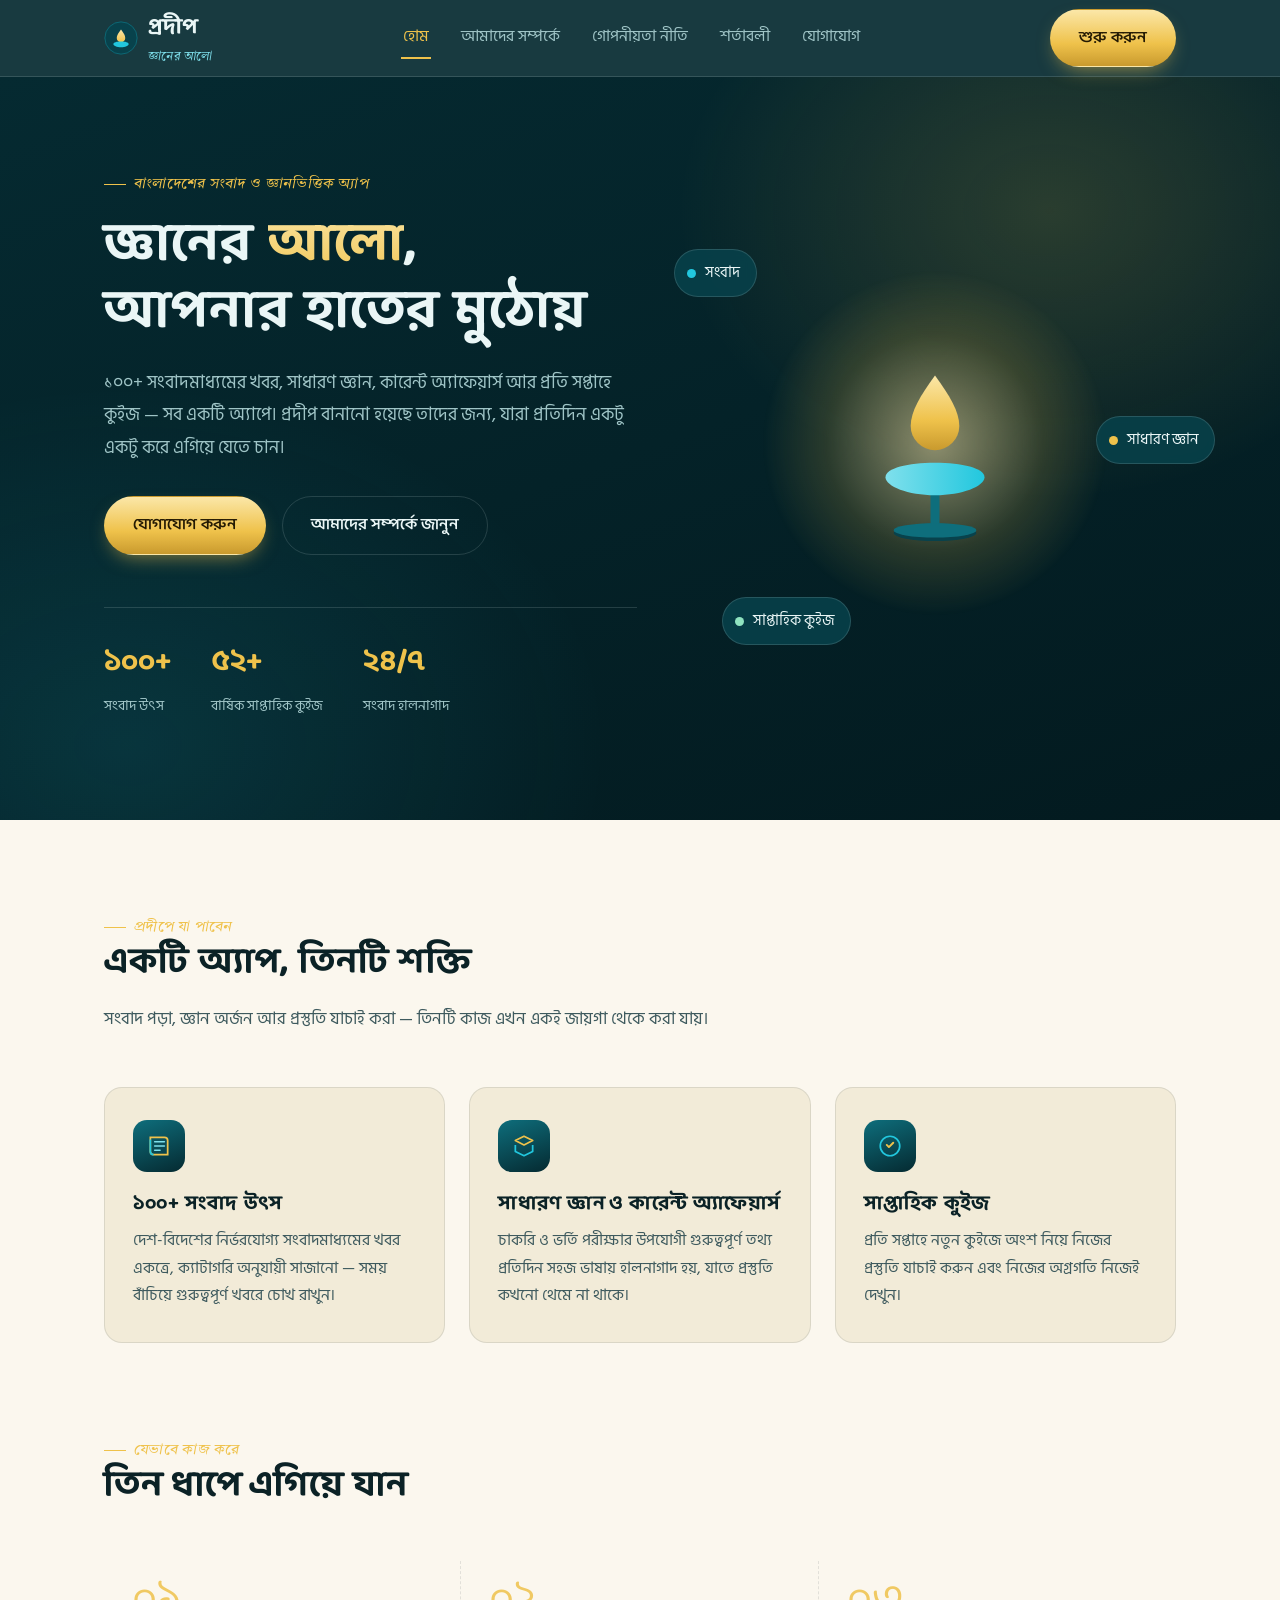
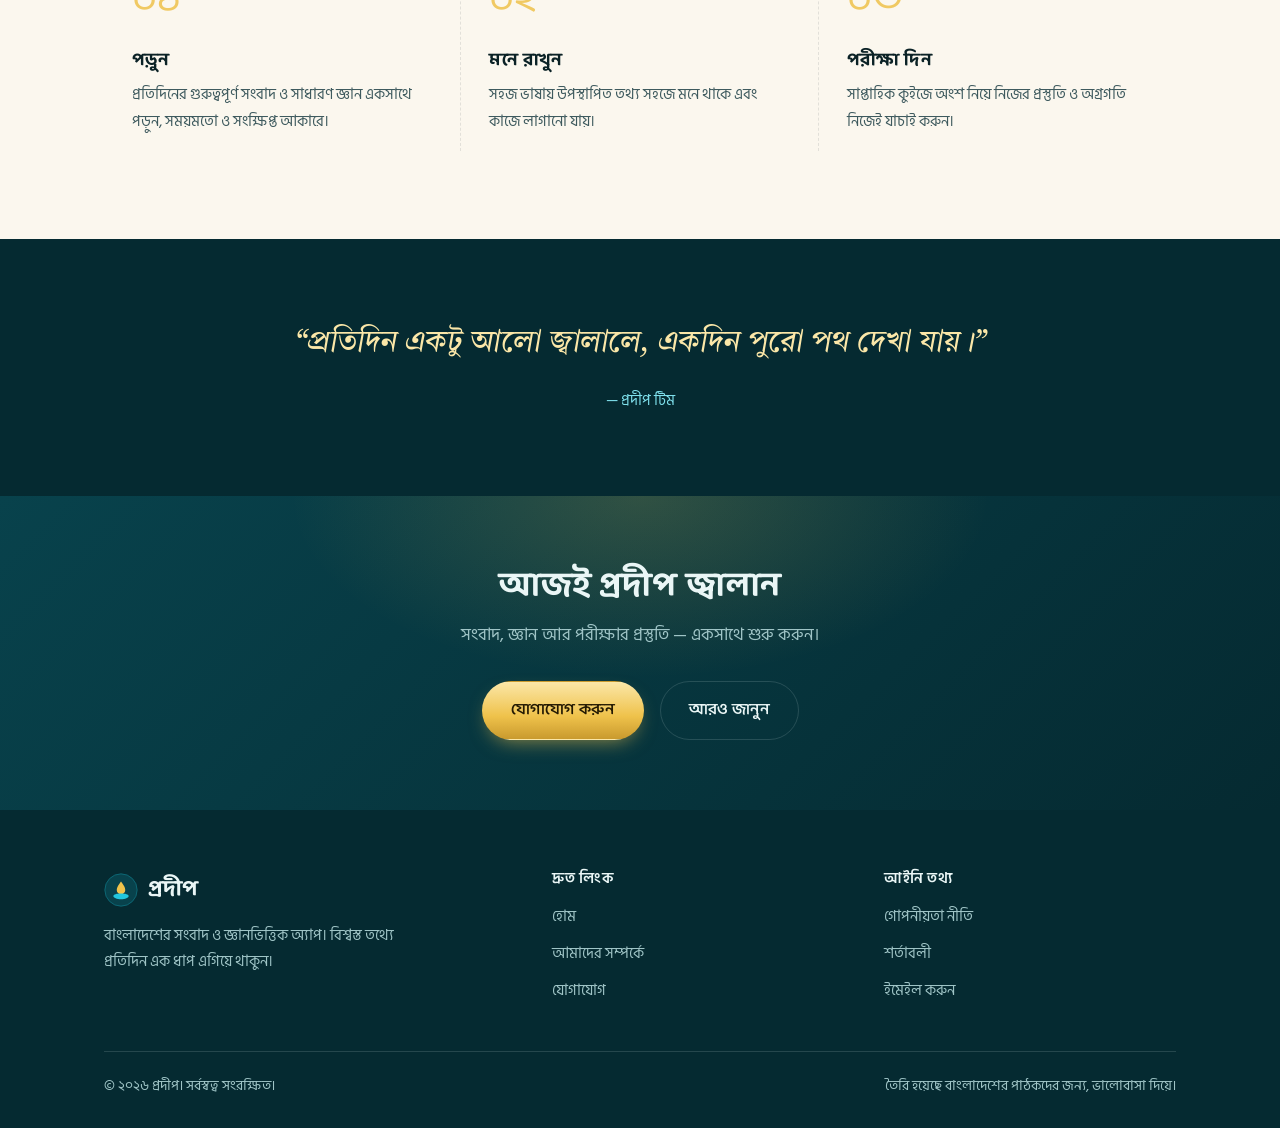
<file: index.html>
<!DOCTYPE html>
<html lang="bn">
<head>
<meta charset="UTF-8">
<meta name="viewport" content="width=device-width, initial-scale=1.0">
<title>প্রদীপ — সংবাদ ও জ্ঞানের আলো</title>
<meta name="description" content="প্রদীপ — ১০০+ সংবাদ উৎস, সাধারণ জ্ঞান, কারেন্ট অ্যাফেয়ার্স এবং সাপ্তাহিক কুইজ, সব একটি অ্যাপে।">
<link rel="preconnect" href="https://fonts.googleapis.com">
<link rel="preconnect" href="https://fonts.gstatic.com" crossorigin>
<link href="https://fonts.googleapis.com/css2?family=Baloo+Da+2:wght@500;600;700;800&family=Hind+Siliguri:wght@300;400;500;600;700&family=Tiro+Bangla:ital@0;1&display=swap" rel="stylesheet">
<link rel="stylesheet" href="styles.css">
</head>
<body>

<header class="site-header">
  <div class="container">
    <a href="index.html" class="logo">
      <svg class="lamp-mark" viewBox="0 0 40 40" xmlns="http://www.w3.org/2000/svg">
        <defs>
          <linearGradient id="flameGrad" x1="0" y1="0" x2="0" y2="1">
            <stop offset="0%" stop-color="#FBE7A8"/>
            <stop offset="100%" stop-color="#EFC24B"/>
          </linearGradient>
        </defs>
        <circle cx="20" cy="20" r="19" fill="#08424C" stroke="#0E6E7C"/>
        <path d="M20 10c3 4 5 7 5 10a5 5 0 1 1-10 0c0-3 2-6 5-10z" fill="url(#flameGrad)"/>
        <path d="M11 27c0-2 4-3 9-3s9 1 9 3-4 4-9 4-9-2-9-4z" fill="#22C7DE"/>
      </svg>
      <span>প্রদীপ<span class="brand-sub">জ্ঞানের আলো</span></span>
    </a>
    <button class="nav-toggle" aria-label="মেনু খুলুন" onclick="document.querySelector('.main-nav').classList.toggle('open')">
      <span></span><span></span><span></span>
    </button>
    <nav class="main-nav">
      <a href="index.html" class="active">হোম</a>
      <a href="about.html">আমাদের সম্পর্কে</a>
      <a href="privacy.html">গোপনীয়তা নীতি</a>
      <a href="terms.html">শর্তাবলী</a>
      <a href="contact.html">যোগাযোগ</a>
    </nav>
    <div class="header-actions">
      <a href="contact.html" class="btn btn-gold">শুরু করুন</a>
    </div>
  </div>
</header>

<section class="hero">
  <div class="container hero-grid">
    <div>
      <span class="eyebrow">বাংলাদেশের সংবাদ ও জ্ঞানভিত্তিক অ্যাপ</span>
      <h1>জ্ঞানের <em>আলো</em>,<br>আপনার হাতের মুঠোয়</h1>
      <p class="lead">১০০+ সংবাদমাধ্যমের খবর, সাধারণ জ্ঞান, কারেন্ট অ্যাফেয়ার্স আর প্রতি সপ্তাহে কুইজ — সব একটি অ্যাপে। প্রদীপ বানানো হয়েছে তাদের জন্য, যারা প্রতিদিন একটু একটু করে এগিয়ে যেতে চান।</p>
      <div class="hero-cta">
        <a href="contact.html" class="btn btn-gold">যোগাযোগ করুন</a>
        <a href="about.html" class="btn btn-outline">আমাদের সম্পর্কে জানুন</a>
      </div>
      <div class="stat-row">
        <div class="stat"><b>১০০+</b><span>সংবাদ উৎস</span></div>
        <div class="stat"><b>৫২+</b><span>বার্ষিক সাপ্তাহিক কুইজ</span></div>
        <div class="stat"><b>২৪/৭</b><span>সংবাদ হালনাগাদ</span></div>
      </div>
    </div>

    <div class="lamp-stage">
      <div class="lamp-glow"></div>
      <svg class="lamp-illustration" viewBox="0 0 200 260" xmlns="http://www.w3.org/2000/svg">
        <defs>
          <linearGradient id="flameGradBig" x1="0" y1="0" x2="0" y2="1">
            <stop offset="0%" stop-color="#FBE7A8"/>
            <stop offset="60%" stop-color="#EFC24B"/>
            <stop offset="100%" stop-color="#C99A2E"/>
          </linearGradient>
          <linearGradient id="bowlGrad" x1="0" y1="0" x2="1" y2="0">
            <stop offset="0%" stop-color="#7FE0EC"/>
            <stop offset="100%" stop-color="#22C7DE"/>
          </linearGradient>
        </defs>
        <rect x="95" y="170" width="10" height="55" rx="3" fill="#0E6E7C"/>
        <ellipse cx="100" cy="230" rx="46" ry="9" fill="#08424C"/>
        <ellipse cx="100" cy="227" rx="46" ry="8" fill="#0E6E7C"/>
        <path d="M45 168c0-10 25-16 55-16s55 6 55 16-25 20-55 20-55-10-55-20z" fill="url(#bowlGrad)"/>
        <path d="M100 55c16 22 27 40 27 56a27 27 0 1 1-54 0c0-16 11-34 27-56z" fill="url(#flameGradBig)"/>
      </svg>
      <div class="badge badge-news"><span class="dot"></span>সংবাদ</div>
      <div class="badge badge-gk"><span class="dot"></span>সাধারণ জ্ঞান</div>
      <div class="badge badge-quiz"><span class="dot"></span>সাপ্তাহিক কুইজ</div>
    </div>
  </div>
</section>

<section class="section">
  <div class="container">
    <div class="section-head">
      <span class="eyebrow">প্রদীপে যা পাবেন</span>
      <h2>একটি অ্যাপ, তিনটি শক্তি</h2>
      <p>সংবাদ পড়া, জ্ঞান অর্জন আর প্রস্তুতি যাচাই করা — তিনটি কাজ এখন একই জায়গা থেকে করা যায়।</p>
    </div>
    <div class="cards-3">
      <div class="feature-card">
        <div class="feature-icon">
          <svg width="26" height="26" viewBox="0 0 24 24" fill="none"><path d="M4 4h13a3 3 0 0 1 3 3v13H7a3 3 0 0 1-3-3V4z" stroke="#EFC24B" stroke-width="1.6"/><path d="M7 20a3 3 0 0 1-3-3V6" stroke="#22C7DE" stroke-width="1.6"/><path d="M8 8h9M8 12h9M8 16h5" stroke="#7FE0EC" stroke-width="1.4" stroke-linecap="round"/></svg>
        </div>
        <h3>১০০+ সংবাদ উৎস</h3>
        <p>দেশ-বিদেশের নির্ভরযোগ্য সংবাদমাধ্যমের খবর একত্রে, ক্যাটাগরি অনুযায়ী সাজানো — সময় বাঁচিয়ে গুরুত্বপূর্ণ খবরে চোখ রাখুন।</p>
      </div>
      <div class="feature-card">
        <div class="feature-icon">
          <svg width="26" height="26" viewBox="0 0 24 24" fill="none"><path d="M12 3l8 4-8 4-8-4 8-4z" stroke="#EFC24B" stroke-width="1.6" stroke-linejoin="round"/><path d="M4 11v6l8 4 8-4v-6" stroke="#22C7DE" stroke-width="1.6" stroke-linejoin="round"/></svg>
        </div>
        <h3>সাধারণ জ্ঞান ও কারেন্ট অ্যাফেয়ার্স</h3>
        <p>চাকরি ও ভর্তি পরীক্ষার উপযোগী গুরুত্বপূর্ণ তথ্য প্রতিদিন সহজ ভাষায় হালনাগাদ হয়, যাতে প্রস্তুতি কখনো থেমে না থাকে।</p>
      </div>
      <div class="feature-card">
        <div class="feature-icon">
          <svg width="26" height="26" viewBox="0 0 24 24" fill="none"><path d="M9 11l2 2 4-4" stroke="#EFC24B" stroke-width="1.8" stroke-linecap="round" stroke-linejoin="round"/><circle cx="12" cy="12" r="9" stroke="#22C7DE" stroke-width="1.6"/></svg>
        </div>
        <h3>সাপ্তাহিক কুইজ</h3>
        <p>প্রতি সপ্তাহে নতুন কুইজে অংশ নিয়ে নিজের প্রস্তুতি যাচাই করুন এবং নিজের অগ্রগতি নিজেই দেখুন।</p>
      </div>
    </div>
  </div>
</section>

<section class="section" style="padding-top:0;">
  <div class="container">
    <div class="section-head">
      <span class="eyebrow">যেভাবে কাজ করে</span>
      <h2>তিন ধাপে এগিয়ে যান</h2>
    </div>
    <div class="steps">
      <div class="step">
        <span class="num">০১</span>
        <h4>পড়ুন</h4>
        <p>প্রতিদিনের গুরুত্বপূর্ণ সংবাদ ও সাধারণ জ্ঞান একসাথে পড়ুন, সময়মতো ও সংক্ষিপ্ত আকারে।</p>
      </div>
      <div class="step">
        <span class="num">০২</span>
        <h4>মনে রাখুন</h4>
        <p>সহজ ভাষায় উপস্থাপিত তথ্য সহজে মনে থাকে এবং কাজে লাগানো যায়।</p>
      </div>
      <div class="step">
        <span class="num">০৩</span>
        <h4>পরীক্ষা দিন</h4>
        <p>সাপ্তাহিক কুইজে অংশ নিয়ে নিজের প্রস্তুতি ও অগ্রগতি নিজেই যাচাই করুন।</p>
      </div>
    </div>
  </div>
</section>

<section class="quote-band">
  <div class="container">
    <blockquote>“প্রতিদিন একটু আলো জ্বালালে, একদিন পুরো পথ দেখা যায়।”</blockquote>
    <cite>— প্রদীপ টিম</cite>
  </div>
</section>

<section class="cta-band">
  <div class="container">
    <h2>আজই প্রদীপ জ্বালান</h2>
    <p>সংবাদ, জ্ঞান আর পরীক্ষার প্রস্তুতি — একসাথে শুরু করুন।</p>
    <div class="hero-cta">
      <a href="contact.html" class="btn btn-gold">যোগাযোগ করুন</a>
      <a href="about.html" class="btn btn-outline">আরও জানুন</a>
    </div>
  </div>
</section>

<footer class="site-footer">
  <div class="container">
    <div class="footer-grid">
      <div class="footer-brand">
        <a href="index.html" class="logo">
          <svg class="lamp-mark" viewBox="0 0 40 40" xmlns="http://www.w3.org/2000/svg">
            <circle cx="20" cy="20" r="19" fill="#08424C" stroke="#0E6E7C"/>
            <path d="M20 10c3 4 5 7 5 10a5 5 0 1 1-10 0c0-3 2-6 5-10z" fill="#EFC24B"/>
            <path d="M11 27c0-2 4-3 9-3s9 1 9 3-4 4-9 4-9-2-9-4z" fill="#22C7DE"/>
          </svg>
          <span>প্রদীপ</span>
        </a>
        <p>বাংলাদেশের সংবাদ ও জ্ঞানভিত্তিক অ্যাপ। বিশ্বস্ত তথ্যে প্রতিদিন এক ধাপ এগিয়ে থাকুন।</p>
      </div>
      <div class="footer-col">
        <h4>দ্রুত লিংক</h4>
        <a href="index.html">হোম</a>
        <a href="about.html">আমাদের সম্পর্কে</a>
        <a href="contact.html">যোগাযোগ</a>
      </div>
      <div class="footer-col">
        <h4>আইনি তথ্য</h4>
        <a href="privacy.html">গোপনীয়তা নীতি</a>
        <a href="terms.html">শর্তাবলী</a>
        <a href="mailto:eventappbangladesh@email.com">ইমেইল করুন</a>
      </div>
    </div>
    <div class="footer-bottom">
      <span>© ২০২৬ প্রদীপ। সর্বস্বত্ব সংরক্ষিত।</span>
      <span>তৈরি হয়েছে বাংলাদেশের পাঠকদের জন্য, ভালোবাসা দিয়ে।</span>
    </div>
  </div>
</footer>

</body>
</html>
</file>
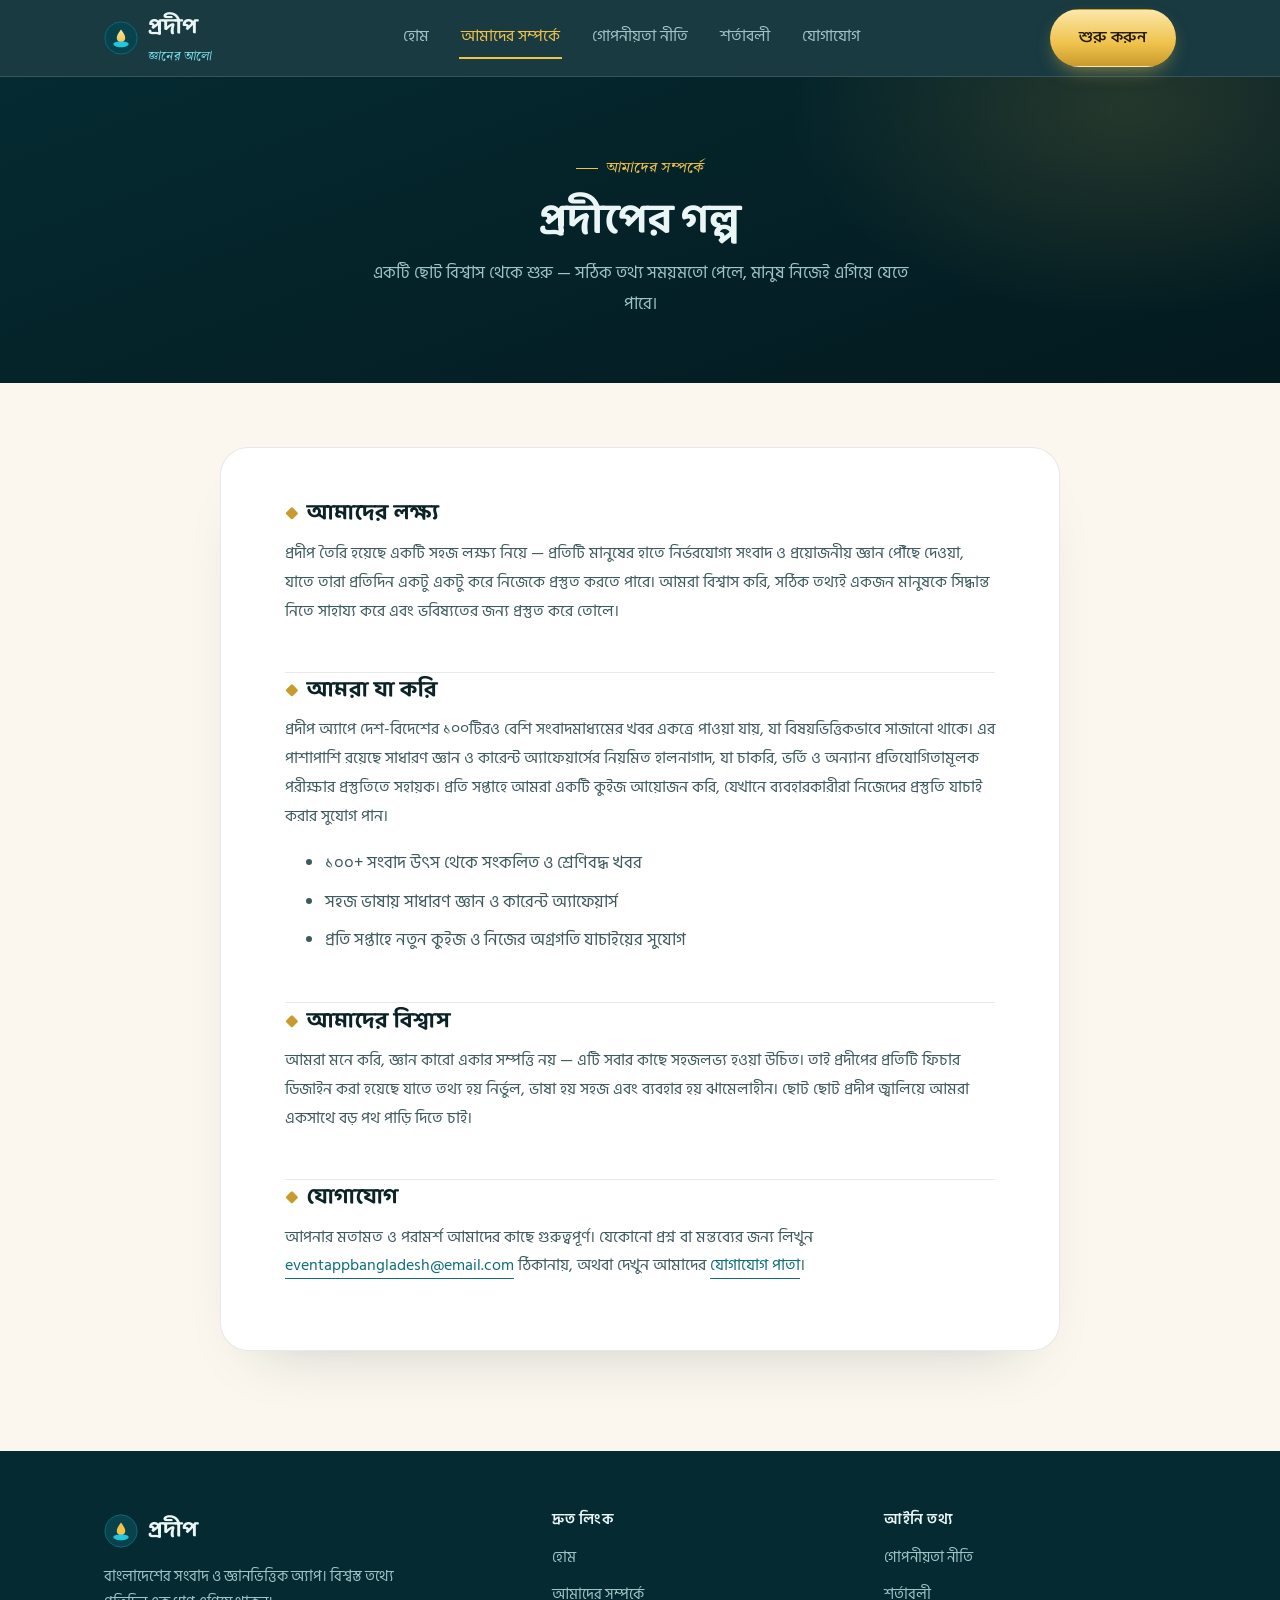
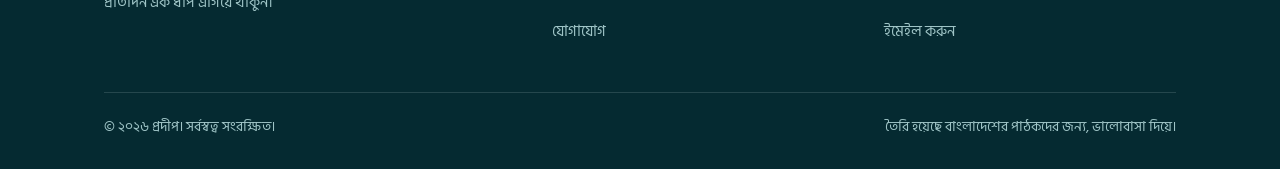
<file: about.html>
<!DOCTYPE html>
<html lang="bn">
<head>
<meta charset="UTF-8">
<meta name="viewport" content="width=device-width, initial-scale=1.0">
<title>আমাদের সম্পর্কে — প্রদীপ</title>
<meta name="description" content="প্রদীপ সম্পর্কে জানুন — কেন আমরা এই অ্যাপ তৈরি করেছি এবং আমাদের লক্ষ্য কী।">
<link rel="preconnect" href="https://fonts.googleapis.com">
<link rel="preconnect" href="https://fonts.gstatic.com" crossorigin>
<link href="https://fonts.googleapis.com/css2?family=Baloo+Da+2:wght@500;600;700;800&family=Hind+Siliguri:wght@300;400;500;600;700&family=Tiro+Bangla:ital@0;1&display=swap" rel="stylesheet">
<link rel="stylesheet" href="styles.css">
</head>
<body>

<header class="site-header">
  <div class="container">
    <a href="index.html" class="logo">
      <svg class="lamp-mark" viewBox="0 0 40 40" xmlns="http://www.w3.org/2000/svg">
        <defs>
          <linearGradient id="flameGrad" x1="0" y1="0" x2="0" y2="1">
            <stop offset="0%" stop-color="#FBE7A8"/>
            <stop offset="100%" stop-color="#EFC24B"/>
          </linearGradient>
        </defs>
        <circle cx="20" cy="20" r="19" fill="#08424C" stroke="#0E6E7C"/>
        <path d="M20 10c3 4 5 7 5 10a5 5 0 1 1-10 0c0-3 2-6 5-10z" fill="url(#flameGrad)"/>
        <path d="M11 27c0-2 4-3 9-3s9 1 9 3-4 4-9 4-9-2-9-4z" fill="#22C7DE"/>
      </svg>
      <span>প্রদীপ<span class="brand-sub">জ্ঞানের আলো</span></span>
    </a>
    <button class="nav-toggle" aria-label="মেনু খুলুন" onclick="document.querySelector('.main-nav').classList.toggle('open')">
      <span></span><span></span><span></span>
    </button>
    <nav class="main-nav">
      <a href="index.html">হোম</a>
      <a href="about.html" class="active">আমাদের সম্পর্কে</a>
      <a href="privacy.html">গোপনীয়তা নীতি</a>
      <a href="terms.html">শর্তাবলী</a>
      <a href="contact.html">যোগাযোগ</a>
    </nav>
    <div class="header-actions">
      <a href="contact.html" class="btn btn-gold">শুরু করুন</a>
    </div>
  </div>
</header>

<section class="page-hero">
  <div class="container">
    <span class="eyebrow">আমাদের সম্পর্কে</span>
    <h1>প্রদীপের গল্প</h1>
    <p>একটি ছোট বিশ্বাস থেকে শুরু — সঠিক তথ্য সময়মতো পেলে, মানুষ নিজেই এগিয়ে যেতে পারে।</p>
  </div>
</section>

<div class="prose-wrap">
  <div class="container">
    <div class="prose-card">

      <h2><span class="h-icon">◆</span>আমাদের লক্ষ্য</h2>
      <p>প্রদীপ তৈরি হয়েছে একটি সহজ লক্ষ্য নিয়ে — প্রতিটি মানুষের হাতে নির্ভরযোগ্য সংবাদ ও প্রয়োজনীয় জ্ঞান পৌঁছে দেওয়া, যাতে তারা প্রতিদিন একটু একটু করে নিজেকে প্রস্তুত করতে পারে। আমরা বিশ্বাস করি, সঠিক তথ্যই একজন মানুষকে সিদ্ধান্ত নিতে সাহায্য করে এবং ভবিষ্যতের জন্য প্রস্তুত করে তোলে।</p>

      <h2><span class="h-icon">◆</span>আমরা যা করি</h2>
      <p>প্রদীপ অ্যাপে দেশ-বিদেশের ১০০টিরও বেশি সংবাদমাধ্যমের খবর একত্রে পাওয়া যায়, যা বিষয়ভিত্তিকভাবে সাজানো থাকে। এর পাশাপাশি রয়েছে সাধারণ জ্ঞান ও কারেন্ট অ্যাফেয়ার্সের নিয়মিত হালনাগাদ, যা চাকরি, ভর্তি ও অন্যান্য প্রতিযোগিতামূলক পরীক্ষার প্রস্তুতিতে সহায়ক। প্রতি সপ্তাহে আমরা একটি কুইজ আয়োজন করি, যেখানে ব্যবহারকারীরা নিজেদের প্রস্তুতি যাচাই করার সুযোগ পান।</p>
      <ul>
        <li>১০০+ সংবাদ উৎস থেকে সংকলিত ও শ্রেণিবদ্ধ খবর</li>
        <li>সহজ ভাষায় সাধারণ জ্ঞান ও কারেন্ট অ্যাফেয়ার্স</li>
        <li>প্রতি সপ্তাহে নতুন কুইজ ও নিজের অগ্রগতি যাচাইয়ের সুযোগ</li>
      </ul>

      <h2><span class="h-icon">◆</span>আমাদের বিশ্বাস</h2>
      <p>আমরা মনে করি, জ্ঞান কারো একার সম্পত্তি নয় — এটি সবার কাছে সহজলভ্য হওয়া উচিত। তাই প্রদীপের প্রতিটি ফিচার ডিজাইন করা হয়েছে যাতে তথ্য হয় নির্ভুল, ভাষা হয় সহজ এবং ব্যবহার হয় ঝামেলাহীন। ছোট ছোট প্রদীপ জ্বালিয়ে আমরা একসাথে বড় পথ পাড়ি দিতে চাই।</p>

      <h2><span class="h-icon">◆</span>যোগাযোগ</h2>
      <p>আপনার মতামত ও পরামর্শ আমাদের কাছে গুরুত্বপূর্ণ। যেকোনো প্রশ্ন বা মন্তব্যের জন্য লিখুন <a href="mailto:eventappbangladesh@email.com">eventappbangladesh@email.com</a> ঠিকানায়, অথবা দেখুন আমাদের <a href="contact.html">যোগাযোগ পাতা</a>।</p>

    </div>
  </div>
</div>

<footer class="site-footer">
  <div class="container">
    <div class="footer-grid">
      <div class="footer-brand">
        <a href="index.html" class="logo">
          <svg class="lamp-mark" viewBox="0 0 40 40" xmlns="http://www.w3.org/2000/svg">
            <circle cx="20" cy="20" r="19" fill="#08424C" stroke="#0E6E7C"/>
            <path d="M20 10c3 4 5 7 5 10a5 5 0 1 1-10 0c0-3 2-6 5-10z" fill="#EFC24B"/>
            <path d="M11 27c0-2 4-3 9-3s9 1 9 3-4 4-9 4-9-2-9-4z" fill="#22C7DE"/>
          </svg>
          <span>প্রদীপ</span>
        </a>
        <p>বাংলাদেশের সংবাদ ও জ্ঞানভিত্তিক অ্যাপ। বিশ্বস্ত তথ্যে প্রতিদিন এক ধাপ এগিয়ে থাকুন।</p>
      </div>
      <div class="footer-col">
        <h4>দ্রুত লিংক</h4>
        <a href="index.html">হোম</a>
        <a href="about.html">আমাদের সম্পর্কে</a>
        <a href="contact.html">যোগাযোগ</a>
      </div>
      <div class="footer-col">
        <h4>আইনি তথ্য</h4>
        <a href="privacy.html">গোপনীয়তা নীতি</a>
        <a href="terms.html">শর্তাবলী</a>
        <a href="mailto:eventappbangladesh@email.com">ইমেইল করুন</a>
      </div>
    </div>
    <div class="footer-bottom">
      <span>© ২০২৬ প্রদীপ। সর্বস্বত্ব সংরক্ষিত।</span>
      <span>তৈরি হয়েছে বাংলাদেশের পাঠকদের জন্য, ভালোবাসা দিয়ে।</span>
    </div>
  </div>
</footer>

</body>
</html>
</file>
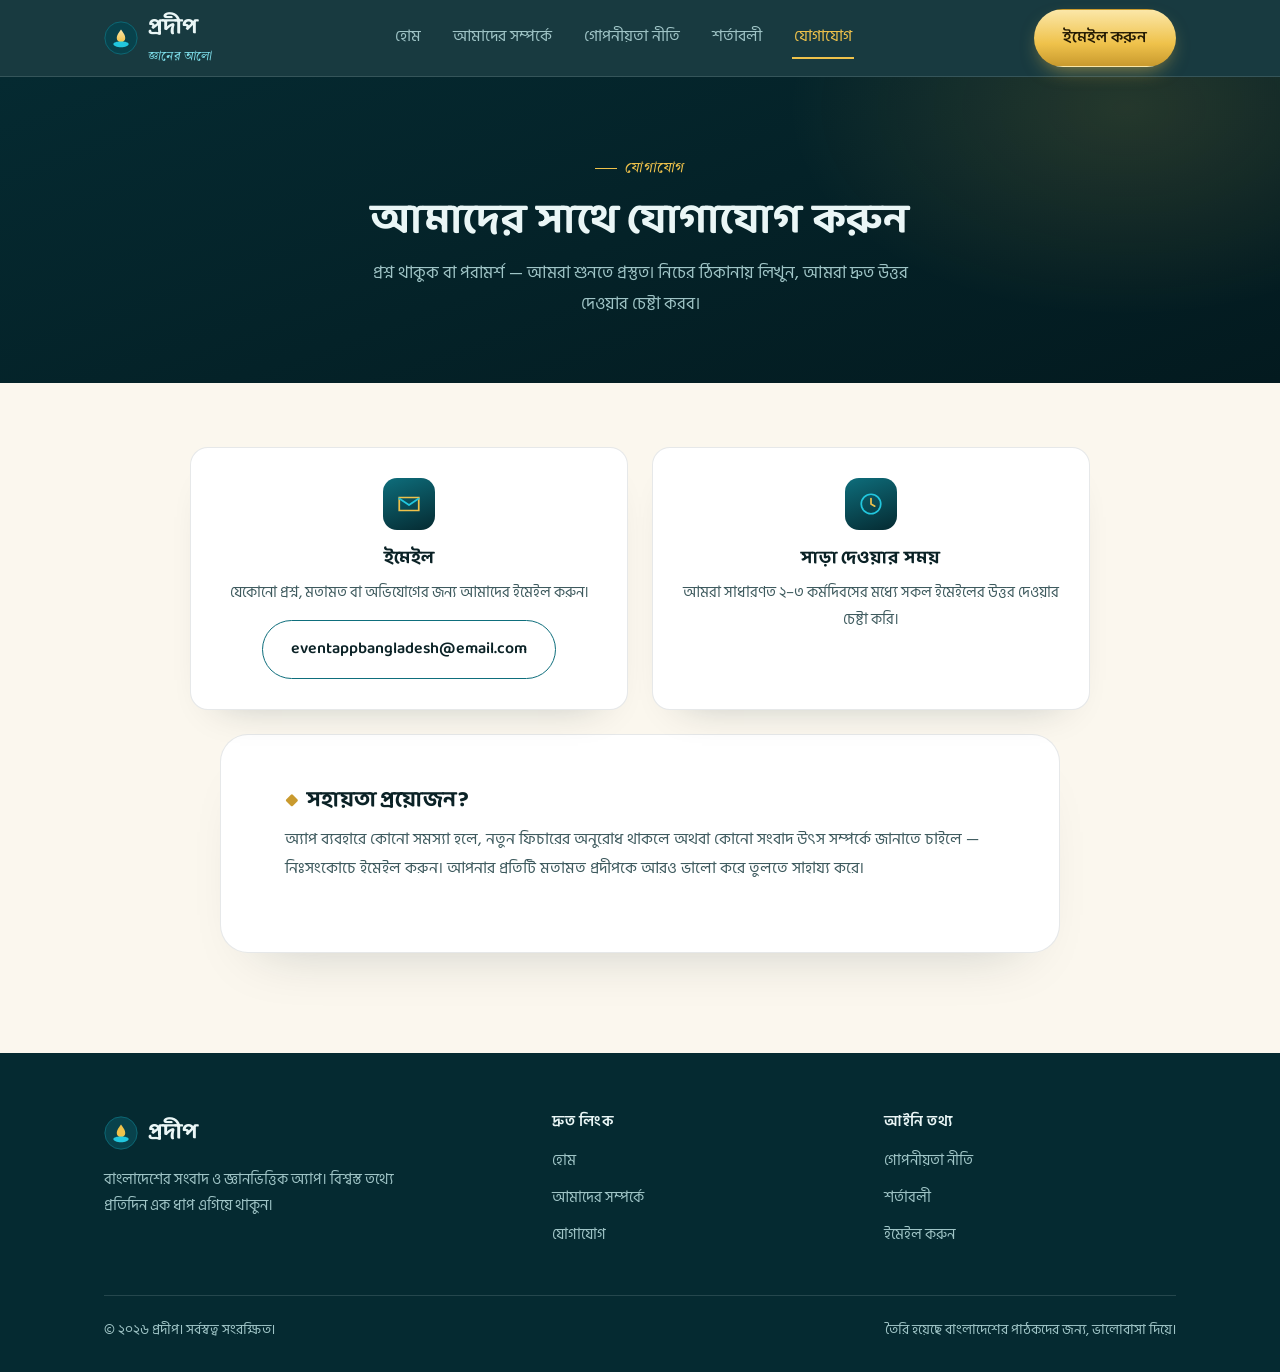
<file: contact.html>
<!DOCTYPE html>
<html lang="bn">
<head>
<meta charset="UTF-8">
<meta name="viewport" content="width=device-width, initial-scale=1.0">
<title>যোগাযোগ — প্রদীপ</title>
<meta name="description" content="প্রদীপ টিমের সাথে যোগাযোগ করুন — প্রশ্ন, মতামত বা পরামর্শের জন্য।">
<link rel="preconnect" href="https://fonts.googleapis.com">
<link rel="preconnect" href="https://fonts.gstatic.com" crossorigin>
<link href="https://fonts.googleapis.com/css2?family=Baloo+Da+2:wght@500;600;700;800&family=Hind+Siliguri:wght@300;400;500;600;700&family=Tiro+Bangla:ital@0;1&display=swap" rel="stylesheet">
<link rel="stylesheet" href="styles.css">
</head>
<body>

<header class="site-header">
  <div class="container">
    <a href="index.html" class="logo">
      <svg class="lamp-mark" viewBox="0 0 40 40" xmlns="http://www.w3.org/2000/svg">
        <defs>
          <linearGradient id="flameGrad" x1="0" y1="0" x2="0" y2="1">
            <stop offset="0%" stop-color="#FBE7A8"/>
            <stop offset="100%" stop-color="#EFC24B"/>
          </linearGradient>
        </defs>
        <circle cx="20" cy="20" r="19" fill="#08424C" stroke="#0E6E7C"/>
        <path d="M20 10c3 4 5 7 5 10a5 5 0 1 1-10 0c0-3 2-6 5-10z" fill="url(#flameGrad)"/>
        <path d="M11 27c0-2 4-3 9-3s9 1 9 3-4 4-9 4-9-2-9-4z" fill="#22C7DE"/>
      </svg>
      <span>প্রদীপ<span class="brand-sub">জ্ঞানের আলো</span></span>
    </a>
    <button class="nav-toggle" aria-label="মেনু খুলুন" onclick="document.querySelector('.main-nav').classList.toggle('open')">
      <span></span><span></span><span></span>
    </button>
    <nav class="main-nav">
      <a href="index.html">হোম</a>
      <a href="about.html">আমাদের সম্পর্কে</a>
      <a href="privacy.html">গোপনীয়তা নীতি</a>
      <a href="terms.html">শর্তাবলী</a>
      <a href="contact.html" class="active">যোগাযোগ</a>
    </nav>
    <div class="header-actions">
      <a href="mailto:eventappbangladesh@email.com" class="btn btn-gold">ইমেইল করুন</a>
    </div>
  </div>
</header>

<section class="page-hero">
  <div class="container">
    <span class="eyebrow">যোগাযোগ</span>
    <h1>আমাদের সাথে যোগাযোগ করুন</h1>
    <p>প্রশ্ন থাকুক বা পরামর্শ — আমরা শুনতে প্রস্তুত। নিচের ঠিকানায় লিখুন, আমরা দ্রুত উত্তর দেওয়ার চেষ্টা করব।</p>
  </div>
</section>

<div class="prose-wrap">
  <div class="container">
    <div class="contact-grid">
      <div class="contact-card">
        <div class="feature-icon">
          <svg width="26" height="26" viewBox="0 0 24 24" fill="none"><path d="M3 6h18v12H3V6z" stroke="#EFC24B" stroke-width="1.6"/><path d="M3 7l9 6 9-6" stroke="#22C7DE" stroke-width="1.6" stroke-linecap="round" stroke-linejoin="round"/></svg>
        </div>
        <h3>ইমেইল</h3>
        <p>যেকোনো প্রশ্ন, মতামত বা অভিযোগের জন্য আমাদের ইমেইল করুন।</p>
        <a href="mailto:eventappbangladesh@email.com" class="btn btn-outline-light">eventappbangladesh@email.com</a>
      </div>
      <div class="contact-card">
        <div class="feature-icon">
          <svg width="26" height="26" viewBox="0 0 24 24" fill="none"><circle cx="12" cy="12" r="9" stroke="#22C7DE" stroke-width="1.6"/><path d="M12 7v5l3.5 2" stroke="#EFC24B" stroke-width="1.6" stroke-linecap="round" stroke-linejoin="round"/></svg>
        </div>
        <h3>সাড়া দেওয়ার সময়</h3>
        <p>আমরা সাধারণত ২–৩ কর্মদিবসের মধ্যে সকল ইমেইলের উত্তর দেওয়ার চেষ্টা করি।</p>
      </div>
    </div>

    <div class="prose-card" style="margin-top:24px;">
      <h2 style="border-top:none; margin-top:0; padding-top:0;"><span class="h-icon">◆</span>সহায়তা প্রয়োজন?</h2>
      <p>অ্যাপ ব্যবহারে কোনো সমস্যা হলে, নতুন ফিচারের অনুরোধ থাকলে অথবা কোনো সংবাদ উৎস সম্পর্কে জানাতে চাইলে — নিঃসংকোচে ইমেইল করুন। আপনার প্রতিটি মতামত প্রদীপকে আরও ভালো করে তুলতে সাহায্য করে।</p>
    </div>
  </div>
</div>

<footer class="site-footer">
  <div class="container">
    <div class="footer-grid">
      <div class="footer-brand">
        <a href="index.html" class="logo">
          <svg class="lamp-mark" viewBox="0 0 40 40" xmlns="http://www.w3.org/2000/svg">
            <circle cx="20" cy="20" r="19" fill="#08424C" stroke="#0E6E7C"/>
            <path d="M20 10c3 4 5 7 5 10a5 5 0 1 1-10 0c0-3 2-6 5-10z" fill="#EFC24B"/>
            <path d="M11 27c0-2 4-3 9-3s9 1 9 3-4 4-9 4-9-2-9-4z" fill="#22C7DE"/>
          </svg>
          <span>প্রদীপ</span>
        </a>
        <p>বাংলাদেশের সংবাদ ও জ্ঞানভিত্তিক অ্যাপ। বিশ্বস্ত তথ্যে প্রতিদিন এক ধাপ এগিয়ে থাকুন।</p>
      </div>
      <div class="footer-col">
        <h4>দ্রুত লিংক</h4>
        <a href="index.html">হোম</a>
        <a href="about.html">আমাদের সম্পর্কে</a>
        <a href="contact.html">যোগাযোগ</a>
      </div>
      <div class="footer-col">
        <h4>আইনি তথ্য</h4>
        <a href="privacy.html">গোপনীয়তা নীতি</a>
        <a href="terms.html">শর্তাবলী</a>
        <a href="mailto:eventappbangladesh@email.com">ইমেইল করুন</a>
      </div>
    </div>
    <div class="footer-bottom">
      <span>© ২০২৬ প্রদীপ। সর্বস্বত্ব সংরক্ষিত।</span>
      <span>তৈরি হয়েছে বাংলাদেশের পাঠকদের জন্য, ভালোবাসা দিয়ে।</span>
    </div>
  </div>
</footer>

</body>
</html>
</file>
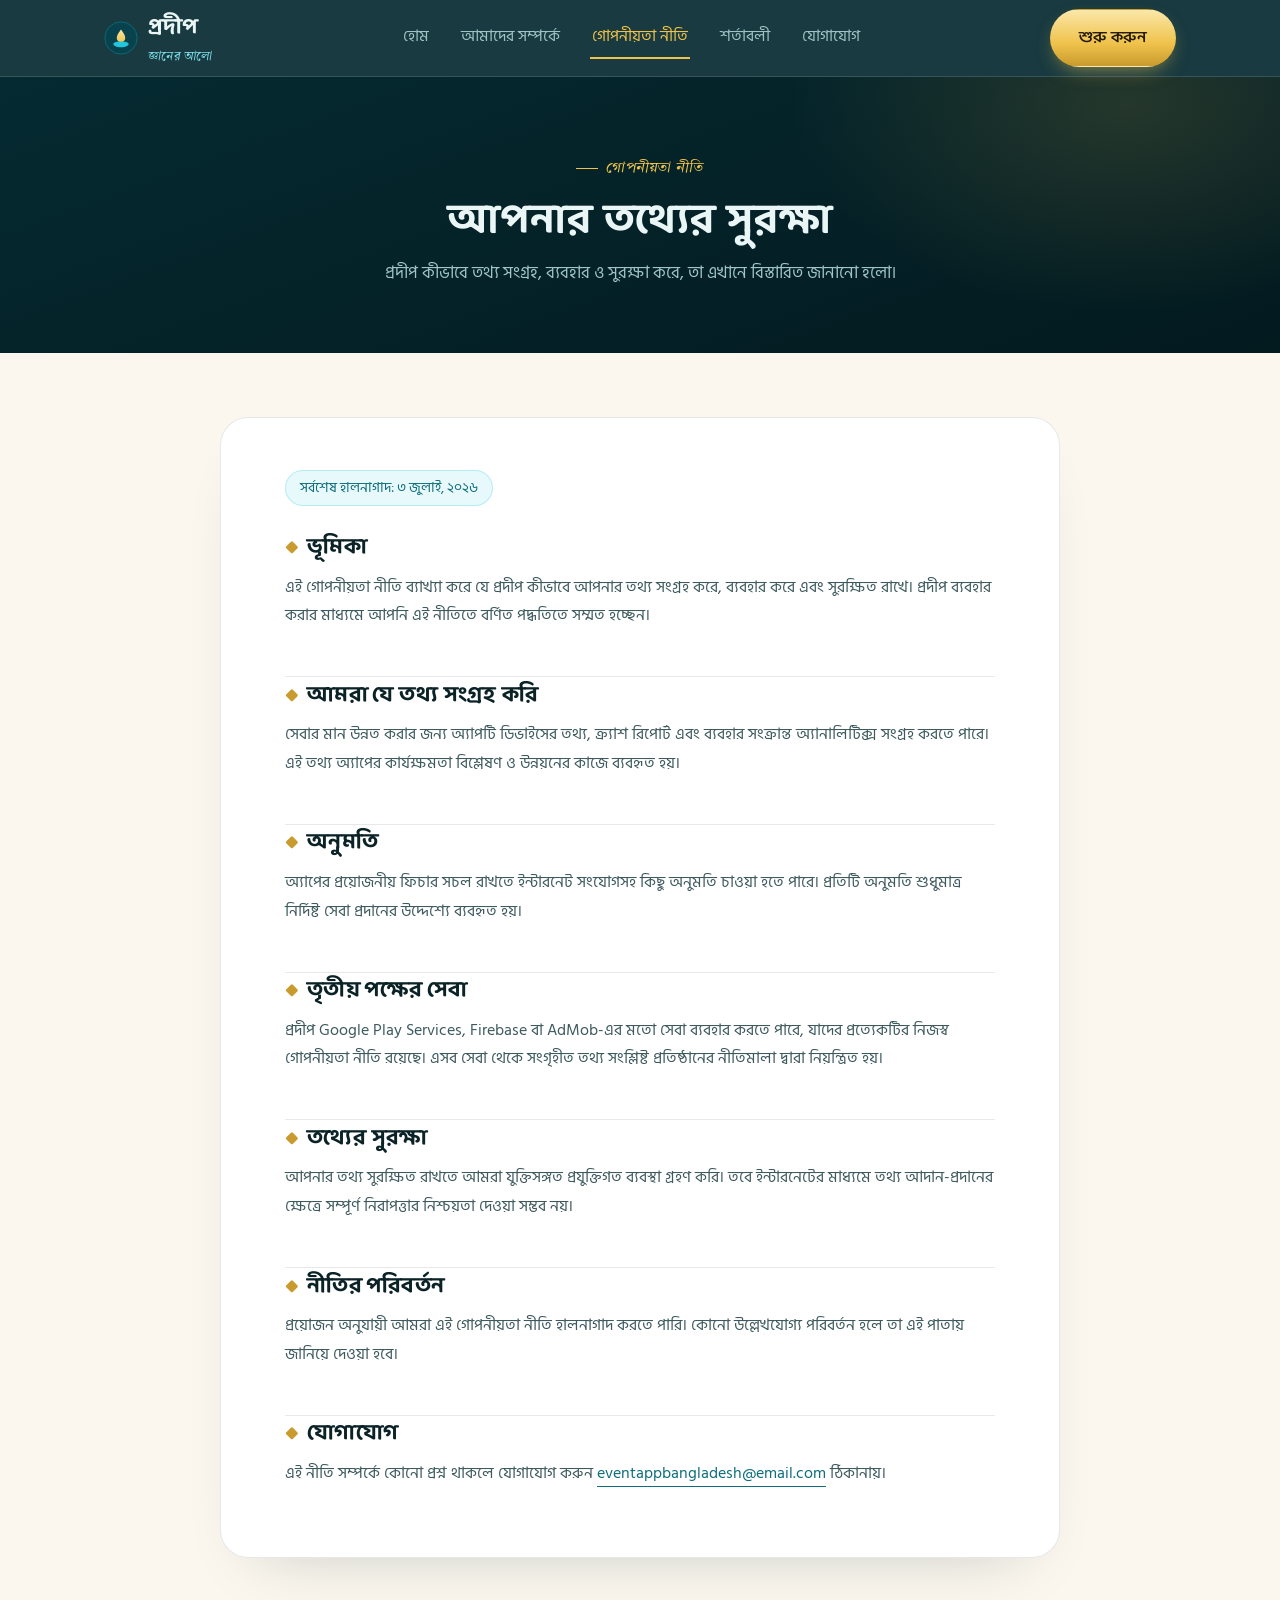
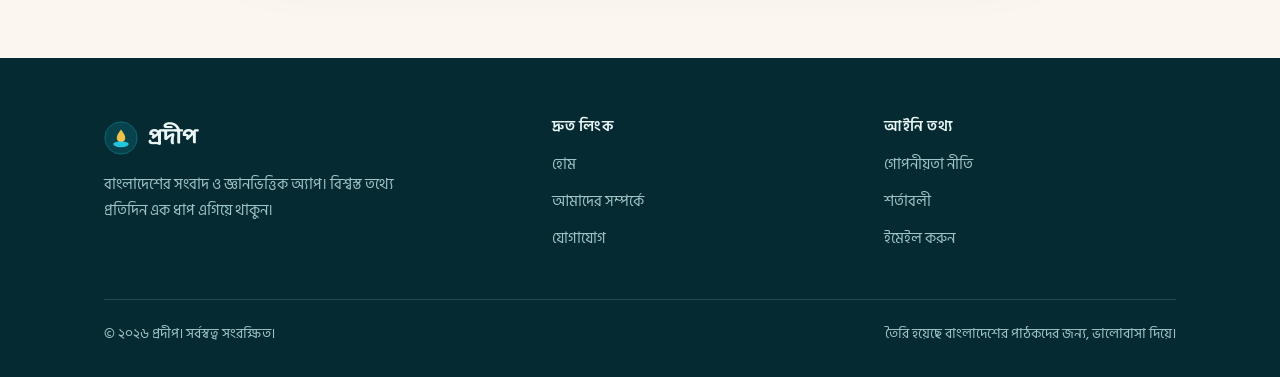
<file: privacy.html>
<!DOCTYPE html>
<html lang="bn">
<head>
<meta charset="UTF-8">
<meta name="viewport" content="width=device-width, initial-scale=1.0">
<title>গোপনীয়তা নীতি — প্রদীপ</title>
<meta name="description" content="প্রদীপ কীভাবে আপনার তথ্য সংগ্রহ, ব্যবহার ও সুরক্ষা করে।">
<link rel="preconnect" href="https://fonts.googleapis.com">
<link rel="preconnect" href="https://fonts.gstatic.com" crossorigin>
<link href="https://fonts.googleapis.com/css2?family=Baloo+Da+2:wght@500;600;700;800&family=Hind+Siliguri:wght@300;400;500;600;700&family=Tiro+Bangla:ital@0;1&display=swap" rel="stylesheet">
<link rel="stylesheet" href="styles.css">
</head>
<body>

<header class="site-header">
  <div class="container">
    <a href="index.html" class="logo">
      <svg class="lamp-mark" viewBox="0 0 40 40" xmlns="http://www.w3.org/2000/svg">
        <defs>
          <linearGradient id="flameGrad" x1="0" y1="0" x2="0" y2="1">
            <stop offset="0%" stop-color="#FBE7A8"/>
            <stop offset="100%" stop-color="#EFC24B"/>
          </linearGradient>
        </defs>
        <circle cx="20" cy="20" r="19" fill="#08424C" stroke="#0E6E7C"/>
        <path d="M20 10c3 4 5 7 5 10a5 5 0 1 1-10 0c0-3 2-6 5-10z" fill="url(#flameGrad)"/>
        <path d="M11 27c0-2 4-3 9-3s9 1 9 3-4 4-9 4-9-2-9-4z" fill="#22C7DE"/>
      </svg>
      <span>প্রদীপ<span class="brand-sub">জ্ঞানের আলো</span></span>
    </a>
    <button class="nav-toggle" aria-label="মেনু খুলুন" onclick="document.querySelector('.main-nav').classList.toggle('open')">
      <span></span><span></span><span></span>
    </button>
    <nav class="main-nav">
      <a href="index.html">হোম</a>
      <a href="about.html">আমাদের সম্পর্কে</a>
      <a href="privacy.html" class="active">গোপনীয়তা নীতি</a>
      <a href="terms.html">শর্তাবলী</a>
      <a href="contact.html">যোগাযোগ</a>
    </nav>
    <div class="header-actions">
      <a href="contact.html" class="btn btn-gold">শুরু করুন</a>
    </div>
  </div>
</header>

<section class="page-hero">
  <div class="container">
    <span class="eyebrow">গোপনীয়তা নীতি</span>
    <h1>আপনার তথ্যের সুরক্ষা</h1>
    <p>প্রদীপ কীভাবে তথ্য সংগ্রহ, ব্যবহার ও সুরক্ষা করে, তা এখানে বিস্তারিত জানানো হলো।</p>
  </div>
</section>

<div class="prose-wrap">
  <div class="container">
    <div class="prose-card">
      <span class="meta-updated">সর্বশেষ হালনাগাদ: ৩ জুলাই, ২০২৬</span>

      <h2 style="margin-top:0; border-top:none; padding-top:0;"><span class="h-icon">◆</span>ভূমিকা</h2>
      <p>এই গোপনীয়তা নীতি ব্যাখ্যা করে যে প্রদীপ কীভাবে আপনার তথ্য সংগ্রহ করে, ব্যবহার করে এবং সুরক্ষিত রাখে। প্রদীপ ব্যবহার করার মাধ্যমে আপনি এই নীতিতে বর্ণিত পদ্ধতিতে সম্মত হচ্ছেন।</p>

      <h2><span class="h-icon">◆</span>আমরা যে তথ্য সংগ্রহ করি</h2>
      <p>সেবার মান উন্নত করার জন্য অ্যাপটি ডিভাইসের তথ্য, ক্র্যাশ রিপোর্ট এবং ব্যবহার সংক্রান্ত অ্যানালিটিক্স সংগ্রহ করতে পারে। এই তথ্য অ্যাপের কার্যক্ষমতা বিশ্লেষণ ও উন্নয়নের কাজে ব্যবহৃত হয়।</p>

      <h2><span class="h-icon">◆</span>অনুমতি</h2>
      <p>অ্যাপের প্রয়োজনীয় ফিচার সচল রাখতে ইন্টারনেট সংযোগসহ কিছু অনুমতি চাওয়া হতে পারে। প্রতিটি অনুমতি শুধুমাত্র নির্দিষ্ট সেবা প্রদানের উদ্দেশ্যে ব্যবহৃত হয়।</p>

      <h2><span class="h-icon">◆</span>তৃতীয় পক্ষের সেবা</h2>
      <p>প্রদীপ Google Play Services, Firebase বা AdMob-এর মতো সেবা ব্যবহার করতে পারে, যাদের প্রত্যেকটির নিজস্ব গোপনীয়তা নীতি রয়েছে। এসব সেবা থেকে সংগৃহীত তথ্য সংশ্লিষ্ট প্রতিষ্ঠানের নীতিমালা দ্বারা নিয়ন্ত্রিত হয়।</p>

      <h2><span class="h-icon">◆</span>তথ্যের সুরক্ষা</h2>
      <p>আপনার তথ্য সুরক্ষিত রাখতে আমরা যুক্তিসঙ্গত প্রযুক্তিগত ব্যবস্থা গ্রহণ করি। তবে ইন্টারনেটের মাধ্যমে তথ্য আদান-প্রদানের ক্ষেত্রে সম্পূর্ণ নিরাপত্তার নিশ্চয়তা দেওয়া সম্ভব নয়।</p>

      <h2><span class="h-icon">◆</span>নীতির পরিবর্তন</h2>
      <p>প্রয়োজন অনুযায়ী আমরা এই গোপনীয়তা নীতি হালনাগাদ করতে পারি। কোনো উল্লেখযোগ্য পরিবর্তন হলে তা এই পাতায় জানিয়ে দেওয়া হবে।</p>

      <h2><span class="h-icon">◆</span>যোগাযোগ</h2>
      <p>এই নীতি সম্পর্কে কোনো প্রশ্ন থাকলে যোগাযোগ করুন <a href="mailto:eventappbangladesh@email.com">eventappbangladesh@email.com</a> ঠিকানায়।</p>
    </div>
  </div>
</div>

<footer class="site-footer">
  <div class="container">
    <div class="footer-grid">
      <div class="footer-brand">
        <a href="index.html" class="logo">
          <svg class="lamp-mark" viewBox="0 0 40 40" xmlns="http://www.w3.org/2000/svg">
            <circle cx="20" cy="20" r="19" fill="#08424C" stroke="#0E6E7C"/>
            <path d="M20 10c3 4 5 7 5 10a5 5 0 1 1-10 0c0-3 2-6 5-10z" fill="#EFC24B"/>
            <path d="M11 27c0-2 4-3 9-3s9 1 9 3-4 4-9 4-9-2-9-4z" fill="#22C7DE"/>
          </svg>
          <span>প্রদীপ</span>
        </a>
        <p>বাংলাদেশের সংবাদ ও জ্ঞানভিত্তিক অ্যাপ। বিশ্বস্ত তথ্যে প্রতিদিন এক ধাপ এগিয়ে থাকুন।</p>
      </div>
      <div class="footer-col">
        <h4>দ্রুত লিংক</h4>
        <a href="index.html">হোম</a>
        <a href="about.html">আমাদের সম্পর্কে</a>
        <a href="contact.html">যোগাযোগ</a>
      </div>
      <div class="footer-col">
        <h4>আইনি তথ্য</h4>
        <a href="privacy.html">গোপনীয়তা নীতি</a>
        <a href="terms.html">শর্তাবলী</a>
        <a href="mailto:eventappbangladesh@email.com">ইমেইল করুন</a>
      </div>
    </div>
    <div class="footer-bottom">
      <span>© ২০২৬ প্রদীপ। সর্বস্বত্ব সংরক্ষিত।</span>
      <span>তৈরি হয়েছে বাংলাদেশের পাঠকদের জন্য, ভালোবাসা দিয়ে।</span>
    </div>
  </div>
</footer>

</body>
</html>
</file>
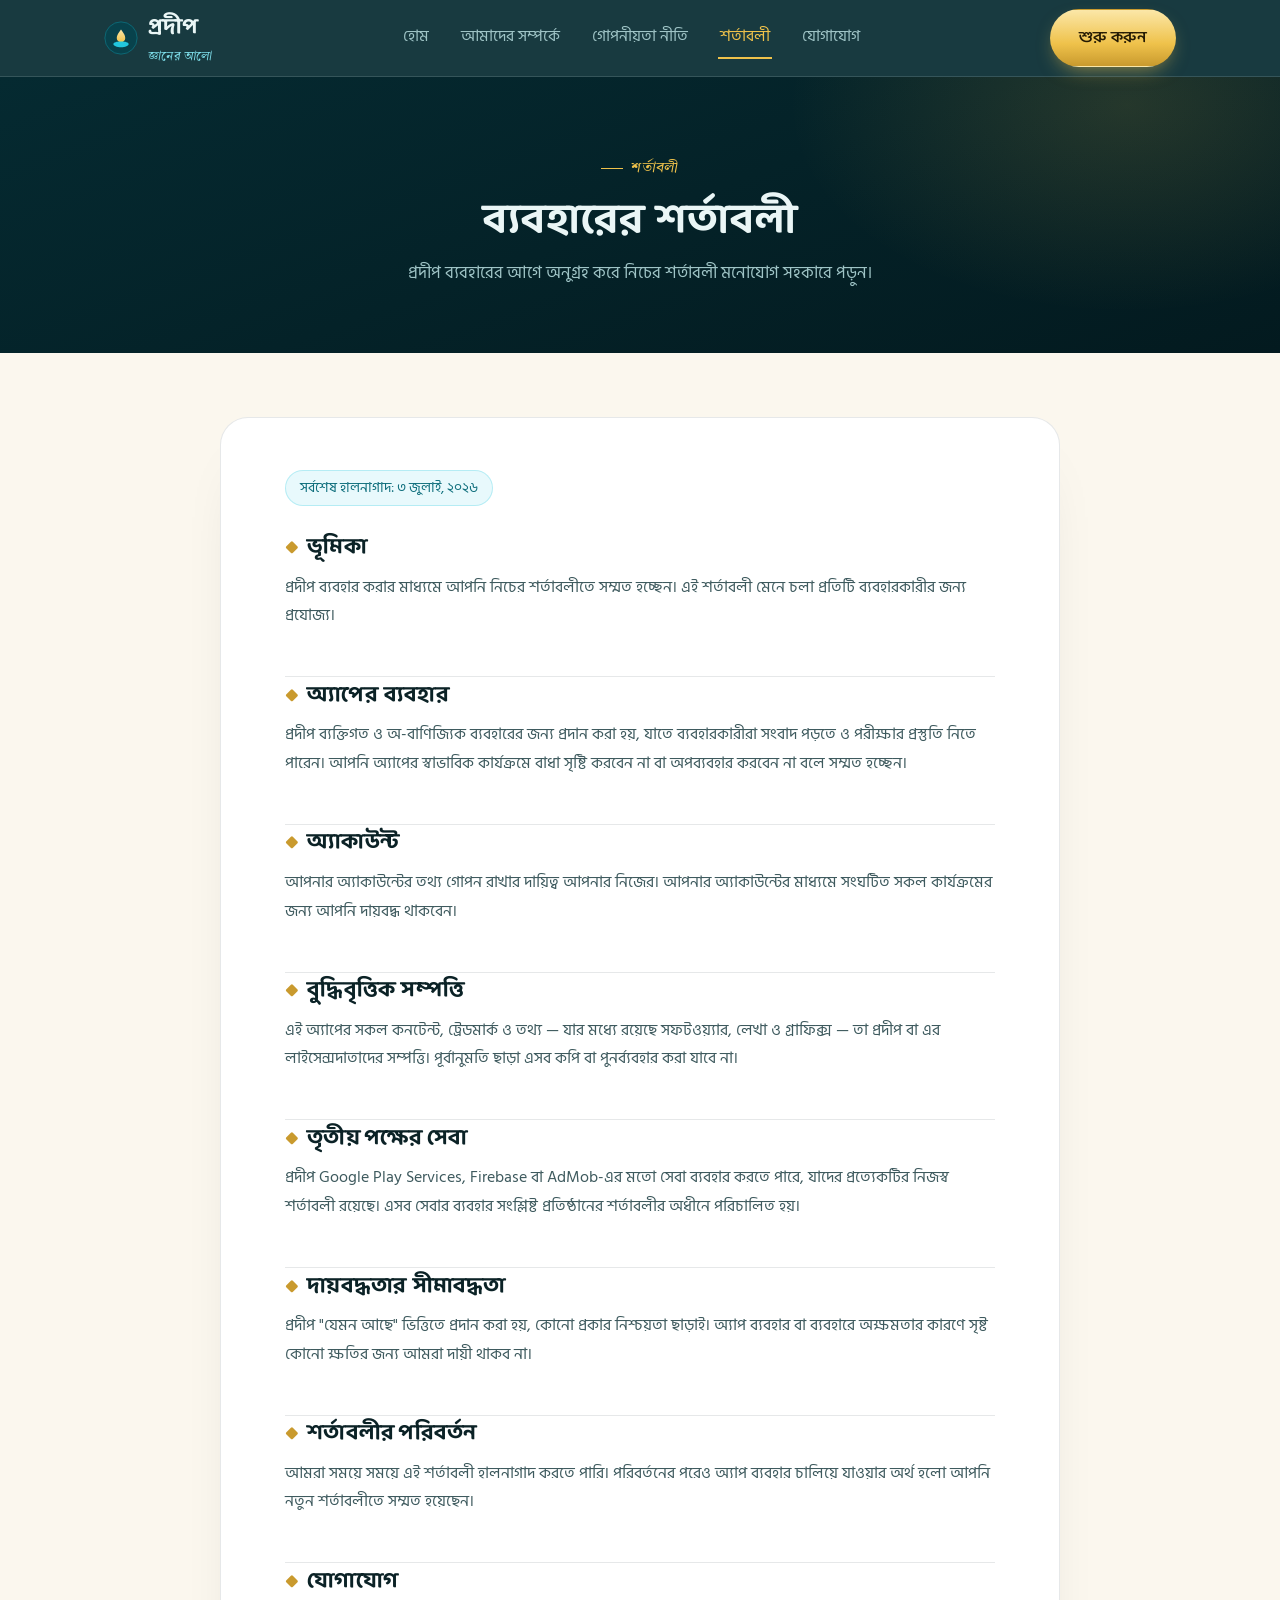
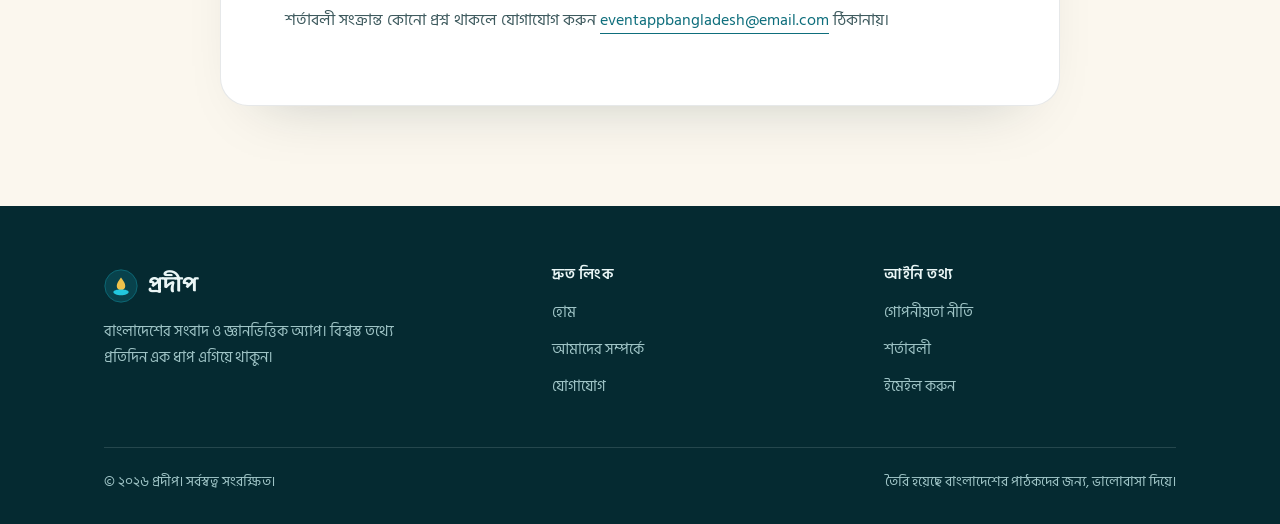
<file: terms.html>
<!DOCTYPE html>
<html lang="bn">
<head>
<meta charset="UTF-8">
<meta name="viewport" content="width=device-width, initial-scale=1.0">
<title>শর্তাবলী — প্রদীপ</title>
<meta name="description" content="প্রদীপ অ্যাপ ব্যবহারের শর্তাবলী।">
<link rel="preconnect" href="https://fonts.googleapis.com">
<link rel="preconnect" href="https://fonts.gstatic.com" crossorigin>
<link href="https://fonts.googleapis.com/css2?family=Baloo+Da+2:wght@500;600;700;800&family=Hind+Siliguri:wght@300;400;500;600;700&family=Tiro+Bangla:ital@0;1&display=swap" rel="stylesheet">
<link rel="stylesheet" href="styles.css">
</head>
<body>

<header class="site-header">
  <div class="container">
    <a href="index.html" class="logo">
      <svg class="lamp-mark" viewBox="0 0 40 40" xmlns="http://www.w3.org/2000/svg">
        <defs>
          <linearGradient id="flameGrad" x1="0" y1="0" x2="0" y2="1">
            <stop offset="0%" stop-color="#FBE7A8"/>
            <stop offset="100%" stop-color="#EFC24B"/>
          </linearGradient>
        </defs>
        <circle cx="20" cy="20" r="19" fill="#08424C" stroke="#0E6E7C"/>
        <path d="M20 10c3 4 5 7 5 10a5 5 0 1 1-10 0c0-3 2-6 5-10z" fill="url(#flameGrad)"/>
        <path d="M11 27c0-2 4-3 9-3s9 1 9 3-4 4-9 4-9-2-9-4z" fill="#22C7DE"/>
      </svg>
      <span>প্রদীপ<span class="brand-sub">জ্ঞানের আলো</span></span>
    </a>
    <button class="nav-toggle" aria-label="মেনু খুলুন" onclick="document.querySelector('.main-nav').classList.toggle('open')">
      <span></span><span></span><span></span>
    </button>
    <nav class="main-nav">
      <a href="index.html">হোম</a>
      <a href="about.html">আমাদের সম্পর্কে</a>
      <a href="privacy.html">গোপনীয়তা নীতি</a>
      <a href="terms.html" class="active">শর্তাবলী</a>
      <a href="contact.html">যোগাযোগ</a>
    </nav>
    <div class="header-actions">
      <a href="contact.html" class="btn btn-gold">শুরু করুন</a>
    </div>
  </div>
</header>

<section class="page-hero">
  <div class="container">
    <span class="eyebrow">শর্তাবলী</span>
    <h1>ব্যবহারের শর্তাবলী</h1>
    <p>প্রদীপ ব্যবহারের আগে অনুগ্রহ করে নিচের শর্তাবলী মনোযোগ সহকারে পড়ুন।</p>
  </div>
</section>

<div class="prose-wrap">
  <div class="container">
    <div class="prose-card">
      <span class="meta-updated">সর্বশেষ হালনাগাদ: ৩ জুলাই, ২০২৬</span>

      <h2 style="margin-top:0; border-top:none; padding-top:0;"><span class="h-icon">◆</span>ভূমিকা</h2>
      <p>প্রদীপ ব্যবহার করার মাধ্যমে আপনি নিচের শর্তাবলীতে সম্মত হচ্ছেন। এই শর্তাবলী মেনে চলা প্রতিটি ব্যবহারকারীর জন্য প্রযোজ্য।</p>

      <h2><span class="h-icon">◆</span>অ্যাপের ব্যবহার</h2>
      <p>প্রদীপ ব্যক্তিগত ও অ-বাণিজ্যিক ব্যবহারের জন্য প্রদান করা হয়, যাতে ব্যবহারকারীরা সংবাদ পড়তে ও পরীক্ষার প্রস্তুতি নিতে পারেন। আপনি অ্যাপের স্বাভাবিক কার্যক্রমে বাধা সৃষ্টি করবেন না বা অপব্যবহার করবেন না বলে সম্মত হচ্ছেন।</p>

      <h2><span class="h-icon">◆</span>অ্যাকাউন্ট</h2>
      <p>আপনার অ্যাকাউন্টের তথ্য গোপন রাখার দায়িত্ব আপনার নিজের। আপনার অ্যাকাউন্টের মাধ্যমে সংঘটিত সকল কার্যক্রমের জন্য আপনি দায়বদ্ধ থাকবেন।</p>

      <h2><span class="h-icon">◆</span>বুদ্ধিবৃত্তিক সম্পত্তি</h2>
      <p>এই অ্যাপের সকল কনটেন্ট, ট্রেডমার্ক ও তথ্য — যার মধ্যে রয়েছে সফটওয়্যার, লেখা ও গ্রাফিক্স — তা প্রদীপ বা এর লাইসেন্সদাতাদের সম্পত্তি। পূর্বানুমতি ছাড়া এসব কপি বা পুনর্ব্যবহার করা যাবে না।</p>

      <h2><span class="h-icon">◆</span>তৃতীয় পক্ষের সেবা</h2>
      <p>প্রদীপ Google Play Services, Firebase বা AdMob-এর মতো সেবা ব্যবহার করতে পারে, যাদের প্রত্যেকটির নিজস্ব শর্তাবলী রয়েছে। এসব সেবার ব্যবহার সংশ্লিষ্ট প্রতিষ্ঠানের শর্তাবলীর অধীনে পরিচালিত হয়।</p>

      <h2><span class="h-icon">◆</span>দায়বদ্ধতার সীমাবদ্ধতা</h2>
      <p>প্রদীপ "যেমন আছে" ভিত্তিতে প্রদান করা হয়, কোনো প্রকার নিশ্চয়তা ছাড়াই। অ্যাপ ব্যবহার বা ব্যবহারে অক্ষমতার কারণে সৃষ্ট কোনো ক্ষতির জন্য আমরা দায়ী থাকব না।</p>

      <h2><span class="h-icon">◆</span>শর্তাবলীর পরিবর্তন</h2>
      <p>আমরা সময়ে সময়ে এই শর্তাবলী হালনাগাদ করতে পারি। পরিবর্তনের পরেও অ্যাপ ব্যবহার চালিয়ে যাওয়ার অর্থ হলো আপনি নতুন শর্তাবলীতে সম্মত হয়েছেন।</p>

      <h2><span class="h-icon">◆</span>যোগাযোগ</h2>
      <p>শর্তাবলী সংক্রান্ত কোনো প্রশ্ন থাকলে যোগাযোগ করুন <a href="mailto:eventappbangladesh@email.com">eventappbangladesh@email.com</a> ঠিকানায়।</p>
    </div>
  </div>
</div>

<footer class="site-footer">
  <div class="container">
    <div class="footer-grid">
      <div class="footer-brand">
        <a href="index.html" class="logo">
          <svg class="lamp-mark" viewBox="0 0 40 40" xmlns="http://www.w3.org/2000/svg">
            <circle cx="20" cy="20" r="19" fill="#08424C" stroke="#0E6E7C"/>
            <path d="M20 10c3 4 5 7 5 10a5 5 0 1 1-10 0c0-3 2-6 5-10z" fill="#EFC24B"/>
            <path d="M11 27c0-2 4-3 9-3s9 1 9 3-4 4-9 4-9-2-9-4z" fill="#22C7DE"/>
          </svg>
          <span>প্রদীপ</span>
        </a>
        <p>বাংলাদেশের সংবাদ ও জ্ঞানভিত্তিক অ্যাপ। বিশ্বস্ত তথ্যে প্রতিদিন এক ধাপ এগিয়ে থাকুন।</p>
      </div>
      <div class="footer-col">
        <h4>দ্রুত লিংক</h4>
        <a href="index.html">হোম</a>
        <a href="about.html">আমাদের সম্পর্কে</a>
        <a href="contact.html">যোগাযোগ</a>
      </div>
      <div class="footer-col">
        <h4>আইনি তথ্য</h4>
        <a href="privacy.html">গোপনীয়তা নীতি</a>
        <a href="terms.html">শর্তাবলী</a>
        <a href="mailto:eventappbangladesh@email.com">ইমেইল করুন</a>
      </div>
    </div>
    <div class="footer-bottom">
      <span>© ২০২৬ প্রদীপ। সর্বস্বত্ব সংরক্ষিত।</span>
      <span>তৈরি হয়েছে বাংলাদেশের পাঠকদের জন্য, ভালোবাসা দিয়ে।</span>
    </div>
  </div>
</footer>

</body>
</html>
</file>
<file: styles.css>
/* =========================================================
   প্রদীপ (Prodeep) — Design System
   Concept: knowledge as light. A lamp glows against deep
   teal night; cyan is the ambient light, gold is the flame.
   ========================================================= */

:root{
  /* --- Color tokens --- */
  --bg-deep:      #052A31;   /* night teal — header/footer/hero */
  --bg-deep-2:    #08424C;   /* lighter panel within dark sections */
  --paper:        #FBF7EE;   /* warm paper — reading surfaces */
  --paper-2:      #F2EBD8;   /* slightly deeper paper for cards */
  --cyan:         #22C7DE;   /* ambient light — links, icons */
  --cyan-soft:    #7FE0EC;   /* pale cyan for text-on-dark accents */
  --cyan-deep:    #0E6E7C;   /* borders / mid tone */
  --gold:         #EFC24B;   /* the flame — primary accent */
  --gold-deep:    #C99A2E;   /* pressed / border gold */
  --gold-glow:    #FBE7A8;   /* hottest point of the flame glow */
  --ink:          #0B2226;   /* body text on paper */
  --ink-soft:     #3E5A5E;   /* secondary text on paper */
  --text-light:   #EAF6F6;   /* body text on dark */
  --text-muted:   #9FC4C6;   /* secondary text on dark */
  --line:         rgba(11,34,38,0.10);
  --line-dark:    rgba(234,246,246,0.14);

  /* --- Type --- */
  --font-display: 'Baloo Da 2', 'Hind Siliguri', sans-serif;
  --font-body:    'Hind Siliguri', 'Noto Sans Bengali', sans-serif;
  --font-accent:  'Tiro Bangla', serif;

  /* --- Rhythm --- */
  --radius-s: 10px;
  --radius-m: 18px;
  --radius-l: 28px;
  --container: 1120px;
}

*{ box-sizing:border-box; }
html{ scroll-behavior:smooth; }
body{
  margin:0;
  background:var(--paper);
  color:var(--ink);
  font-family:var(--font-body);
  font-size:17px;
  line-height:1.8;
  -webkit-font-smoothing:antialiased;
}
img,svg{ display:block; max-width:100%; }
a{ color:inherit; text-decoration:none; }
h1,h2,h3,h4{
  font-family:var(--font-display);
  font-weight:700;
  margin:0 0 0.5em;
  line-height:1.25;
  letter-spacing:0.2px;
}
p{ margin:0 0 1.1em; }
.container{
  max-width:var(--container);
  margin:0 auto;
  padding:0 24px;
}
.eyebrow{
  display:inline-flex;
  align-items:center;
  gap:8px;
  font-family:var(--font-accent);
  font-style:italic;
  font-size:15px;
  letter-spacing:0.3px;
  color:var(--gold);
}
.eyebrow::before{
  content:"";
  width:22px; height:1.5px;
  background:var(--gold);
  display:inline-block;
}

/* ---------------- Buttons ---------------- */
.btn{
  display:inline-flex;
  align-items:center;
  justify-content:center;
  gap:8px;
  padding:14px 28px;
  border-radius:999px;
  font-family:var(--font-display);
  font-weight:600;
  font-size:16px;
  border:1.5px solid transparent;
  cursor:pointer;
  transition:transform .18s ease, box-shadow .18s ease, background .18s ease, color .18s ease;
}
.btn:active{ transform:translateY(1px); }
.btn-gold{
  background:linear-gradient(180deg, var(--gold-glow), var(--gold) 60%, var(--gold-deep));
  color:#241A03;
  box-shadow:0 8px 20px -8px rgba(239,194,75,0.65);
}
.btn-gold:hover{ box-shadow:0 10px 26px -8px rgba(239,194,75,0.85); transform:translateY(-1px); }
.btn-outline{
  background:transparent;
  border-color:var(--line-dark);
  color:var(--text-light);
}
.btn-outline:hover{ border-color:var(--cyan); color:var(--cyan-soft); }
.btn-outline-light{
  background:transparent;
  border-color:var(--cyan-deep);
  color:var(--ink);
}
.btn-outline-light:hover{ border-color:var(--gold-deep); color:var(--gold-deep); }

/* ---------------- Header ---------------- */
.site-header{
  position:sticky; top:0; z-index:50;
  background:rgba(5,42,49,0.92);
  backdrop-filter:blur(10px);
  border-bottom:1px solid var(--line-dark);
}
.site-header .container{
  display:flex; align-items:center; justify-content:space-between;
  height:76px;
}
.logo{
  display:flex; align-items:center; gap:10px;
  font-family:var(--font-display);
  font-weight:700;
  font-size:22px;
  color:var(--text-light);
}
.logo .lamp-mark{ width:34px; height:34px; }
.logo span.brand-sub{
  display:block;
  font-family:var(--font-accent);
  font-style:italic;
  font-weight:400;
  font-size:11.5px;
  color:var(--cyan-soft);
  letter-spacing:0.4px;
}
nav.main-nav{ display:flex; align-items:center; gap:28px; }
nav.main-nav a{
  font-size:15.5px;
  color:var(--text-muted);
  padding:6px 2px;
  border-bottom:2px solid transparent;
  transition:color .15s ease, border-color .15s ease;
}
nav.main-nav a:hover, nav.main-nav a.active{
  color:var(--gold);
  border-color:var(--gold);
}
.header-actions{ display:flex; align-items:center; gap:14px; }
.nav-toggle{ display:none; }

@media (max-width:860px){
  nav.main-nav{
    position:fixed; inset:76px 0 0 0;
    background:var(--bg-deep);
    flex-direction:column;
    padding:28px 24px;
    gap:22px;
    transform:translateY(-8px);
    opacity:0;
    pointer-events:none;
    transition:opacity .2s ease, transform .2s ease;
  }
  nav.main-nav.open{ opacity:1; transform:translateY(0); pointer-events:auto; }
  .nav-toggle{
    display:inline-flex; flex-direction:column; gap:5px;
    background:none; border:none; cursor:pointer; padding:8px;
  }
  .nav-toggle span{ width:22px; height:2px; background:var(--text-light); border-radius:2px; }
  .header-actions .btn{ padding:10px 18px; font-size:14px; }
}

/* ---------------- Hero (dark, homepage) ---------------- */
.hero{
  position:relative;
  overflow:hidden;
  background:
    radial-gradient(ellipse 620px 480px at 82% 18%, rgba(239,194,75,0.16), transparent 60%),
    radial-gradient(ellipse 800px 600px at 10% 90%, rgba(34,199,222,0.12), transparent 60%),
    linear-gradient(160deg, var(--bg-deep) 0%, #031A1F 100%);
  color:var(--text-light);
  padding:88px 0 100px;
}
.hero-grid{
  display:grid;
  grid-template-columns:1.05fr 0.95fr;
  gap:56px;
  align-items:center;
}
.hero h1{
  font-size:clamp(34px, 4.4vw, 54px);
  color:var(--text-light);
  margin:14px 0 20px;
}
.hero h1 em{
  font-style:normal;
  color:var(--gold);
  background:linear-gradient(180deg, var(--gold-glow), var(--gold));
  -webkit-background-clip:text;
  background-clip:text;
  -webkit-text-fill-color:transparent;
}
.hero p.lead{
  font-size:18px;
  color:var(--text-muted);
  max-width:520px;
  margin-bottom:32px;
}
.hero-cta{ display:flex; gap:16px; flex-wrap:wrap; margin-bottom:52px; }

.stat-row{
  display:flex; gap:40px; flex-wrap:wrap;
  border-top:1px solid var(--line-dark);
  padding-top:28px;
}
.stat-row .stat b{
  display:block;
  font-family:var(--font-display);
  font-size:30px;
  color:var(--gold);
}
.stat-row .stat span{
  font-size:14px;
  color:var(--text-muted);
}

/* --- Lamp illustration --- */
.lamp-stage{
  position:relative;
  height:440px;
  display:flex; align-items:center; justify-content:center;
}
.lamp-glow{
  position:absolute;
  width:340px; height:340px;
  border-radius:50%;
  background:radial-gradient(circle, rgba(251,231,168,0.55), rgba(239,194,75,0.16) 45%, transparent 72%);
  filter:blur(2px);
  animation:pulseGlow 4.5s ease-in-out infinite;
}
.lamp-illustration{ position:relative; width:180px; z-index:2; }
.badge{
  position:absolute;
  display:flex; align-items:center; gap:9px;
  background:rgba(8,66,76,0.85);
  border:1px solid var(--line-dark);
  padding:10px 16px 10px 12px;
  border-radius:999px;
  font-size:14.5px;
  color:var(--text-light);
  backdrop-filter:blur(6px);
  animation:floatY 5s ease-in-out infinite;
}
.badge .dot{ width:9px; height:9px; border-radius:50%; }
.badge-news{ top:6%; left:-4%; animation-delay:.2s; }
.badge-news .dot{ background:var(--cyan); }
.badge-gk{ top:44%; right:-8%; animation-delay:1s; }
.badge-gk .dot{ background:var(--gold); }
.badge-quiz{ bottom:4%; left:6%; animation-delay:1.8s; }
.badge-quiz .dot{ background:#8FE3C0; }

.ray-line{ position:absolute; z-index:1; opacity:.5; }

@keyframes pulseGlow{
  0%,100%{ transform:scale(1); opacity:.9; }
  50%{ transform:scale(1.08); opacity:1; }
}
@keyframes floatY{
  0%,100%{ transform:translateY(0); }
  50%{ transform:translateY(-9px); }
}
@media (prefers-reduced-motion: reduce){
  .lamp-glow, .badge{ animation:none; }
}

@media (max-width:940px){
  .hero-grid{ grid-template-columns:1fr; }
  .lamp-stage{ height:320px; margin-top:20px; }
}

/* ---------------- Page hero (inner pages) ---------------- */
.page-hero{
  background:
    radial-gradient(ellipse 520px 320px at 88% 10%, rgba(239,194,75,0.14), transparent 65%),
    linear-gradient(160deg, var(--bg-deep) 0%, #031A1F 100%);
  color:var(--text-light);
  padding:72px 0 64px;
  text-align:center;
}
.page-hero .eyebrow{ justify-content:center; margin-bottom:14px; }
.page-hero h1{ color:var(--text-light); font-size:clamp(28px,4vw,42px); margin-bottom:10px; }
.page-hero p{ color:var(--text-muted); max-width:560px; margin:0 auto; }

/* ---------------- Sections on paper ---------------- */
.section{ padding:88px 0; }
.section-head{ max-width:640px; margin-bottom:52px; }
.section-head h2{ font-size:clamp(26px,3vw,36px); color:var(--ink); }
.section-head p{ color:var(--ink-soft); font-size:17px; }

.cards-3{
  display:grid;
  grid-template-columns:repeat(3, 1fr);
  gap:24px;
}
.feature-card{
  background:var(--paper-2);
  border:1px solid var(--line);
  border-radius:var(--radius-m);
  padding:32px 28px;
  transition:transform .2s ease, box-shadow .2s ease, border-color .2s ease;
}
.feature-card:hover{
  transform:translateY(-4px);
  box-shadow:0 18px 34px -20px rgba(11,34,38,0.35);
  border-color:var(--gold-deep);
}
.feature-icon{
  width:52px; height:52px;
  border-radius:14px;
  display:flex; align-items:center; justify-content:center;
  background:linear-gradient(160deg, var(--cyan-deep), var(--bg-deep));
  margin-bottom:20px;
}
.feature-card h3{ font-size:20px; margin-bottom:10px; color:var(--ink); }
.feature-card p{ color:var(--ink-soft); font-size:15.5px; margin-bottom:0; }

.steps{
  display:grid;
  grid-template-columns:repeat(3, 1fr);
  gap:0;
  counter-reset:step;
  position:relative;
}
.step{
  position:relative;
  padding:0 28px;
  border-right:1px dashed var(--line);
}
.step:last-child{ border-right:none; }
.step .num{
  font-family:var(--font-display);
  font-size:44px;
  color:var(--gold);
  opacity:.85;
  margin-bottom:10px;
  display:block;
}
.step h4{ font-size:18px; margin-bottom:8px; color:var(--ink); }
.step p{ color:var(--ink-soft); font-size:15px; }
@media (max-width:820px){
  .steps, .cards-3{ grid-template-columns:1fr; }
  .step{ border-right:none; border-bottom:1px dashed var(--line); padding:0 0 28px; margin-bottom:28px; }
  .step:last-child{ border-bottom:none; margin-bottom:0; }
}

.quote-band{
  background:var(--bg-deep);
  color:var(--text-light);
  padding:80px 0;
  text-align:center;
}
.quote-band blockquote{
  font-family:var(--font-accent);
  font-style:italic;
  font-size:clamp(22px,2.6vw,30px);
  max-width:760px;
  margin:0 auto 18px;
  color:var(--gold-glow);
  line-height:1.6;
}
.quote-band cite{ color:var(--cyan-soft); font-size:14.5px; font-style:normal; }

.cta-band{
  background:linear-gradient(135deg, var(--bg-deep-2), var(--bg-deep));
  color:var(--text-light);
  padding:70px 0;
  text-align:center;
  position:relative;
  overflow:hidden;
}
.cta-band::before{
  content:"";
  position:absolute; inset:0;
  background:radial-gradient(ellipse 500px 260px at 50% 0%, rgba(239,194,75,0.18), transparent 70%);
}
.cta-band .container{ position:relative; }
.cta-band h2{ color:var(--text-light); font-size:clamp(24px,3vw,34px); margin-bottom:12px; }
.cta-band p{ color:var(--text-muted); margin-bottom:30px; }
.cta-band .hero-cta{ justify-content:center; margin-bottom:0; }

/* ---------------- Content / prose pages ---------------- */
.prose-wrap{ padding:64px 0 100px; }
.prose-card{
  background:#fff;
  border:1px solid var(--line);
  border-radius:var(--radius-l);
  padding:52px clamp(24px,5vw,64px);
  max-width:840px;
  margin:0 auto;
  box-shadow:0 30px 60px -40px rgba(11,34,38,0.25);
}
.prose-card h2{
  font-size:22px;
  color:var(--ink);
  margin-top:2.1em;
  padding-top:0.2em;
  border-top:1px solid var(--line);
}
.prose-card h2:first-child{ margin-top:0; border-top:none; padding-top:0; }
.prose-card h2 .h-icon{ color:var(--gold-deep); margin-right:8px; }
.prose-card p{ color:var(--ink-soft); font-size:16px; }
.prose-card ul{ color:var(--ink-soft); padding-right:22px; margin:0 0 1.1em; }
.prose-card li{ margin-bottom:8px; }
.meta-updated{
  display:inline-block;
  font-size:13.5px;
  color:var(--cyan-deep);
  background:rgba(34,199,222,0.10);
  border:1px solid rgba(34,199,222,0.25);
  padding:5px 14px;
  border-radius:999px;
  margin-bottom:28px;
}
.prose-card a{ color:var(--cyan-deep); border-bottom:1px solid var(--cyan-deep); }
.prose-card a:hover{ color:var(--gold-deep); border-color:var(--gold-deep); }

/* ---------------- Contact page specifics ---------------- */
.contact-grid{
  display:grid;
  grid-template-columns:1fr 1fr;
  gap:24px;
  max-width:900px;
  margin:0 auto;
}
.contact-card{
  background:#fff;
  border:1px solid var(--line);
  border-radius:var(--radius-m);
  padding:30px;
  text-align:center;
  box-shadow:0 20px 40px -30px rgba(11,34,38,0.3);
}
.contact-card .feature-icon{ margin:0 auto 18px; }
.contact-card h3{ font-size:18px; margin-bottom:8px; }
.contact-card p{ color:var(--ink-soft); font-size:15px; margin-bottom:14px; }
@media (max-width:700px){ .contact-grid{ grid-template-columns:1fr; } }

/* ---------------- Footer ---------------- */
.site-footer{
  background:var(--bg-deep);
  color:var(--text-muted);
  padding:60px 0 30px;
}
.footer-grid{
  display:grid;
  grid-template-columns:1.4fr 1fr 1fr;
  gap:40px;
  padding-bottom:36px;
  border-bottom:1px solid var(--line-dark);
}
.footer-brand .logo{ margin-bottom:14px; }
.footer-brand p{ font-size:14.5px; max-width:320px; }
.footer-col h4{
  font-family:var(--font-body);
  font-weight:600;
  font-size:14.5px;
  color:var(--text-light);
  margin-bottom:16px;
  letter-spacing:0.3px;
}
.footer-col a{
  display:block;
  font-size:14.5px;
  color:var(--text-muted);
  margin-bottom:11px;
  transition:color .15s ease;
}
.footer-col a:hover{ color:var(--gold); }
.footer-bottom{
  display:flex; justify-content:space-between; align-items:center;
  padding-top:22px;
  font-size:13.5px;
  flex-wrap:wrap; gap:10px;
}
@media (max-width:760px){
  .footer-grid{ grid-template-columns:1fr; gap:28px; }
  .footer-bottom{ flex-direction:column; text-align:center; }
}

/* Focus visibility */
a:focus-visible, button:focus-visible{
  outline:2px solid var(--gold);
  outline-offset:3px;
}
</file>
